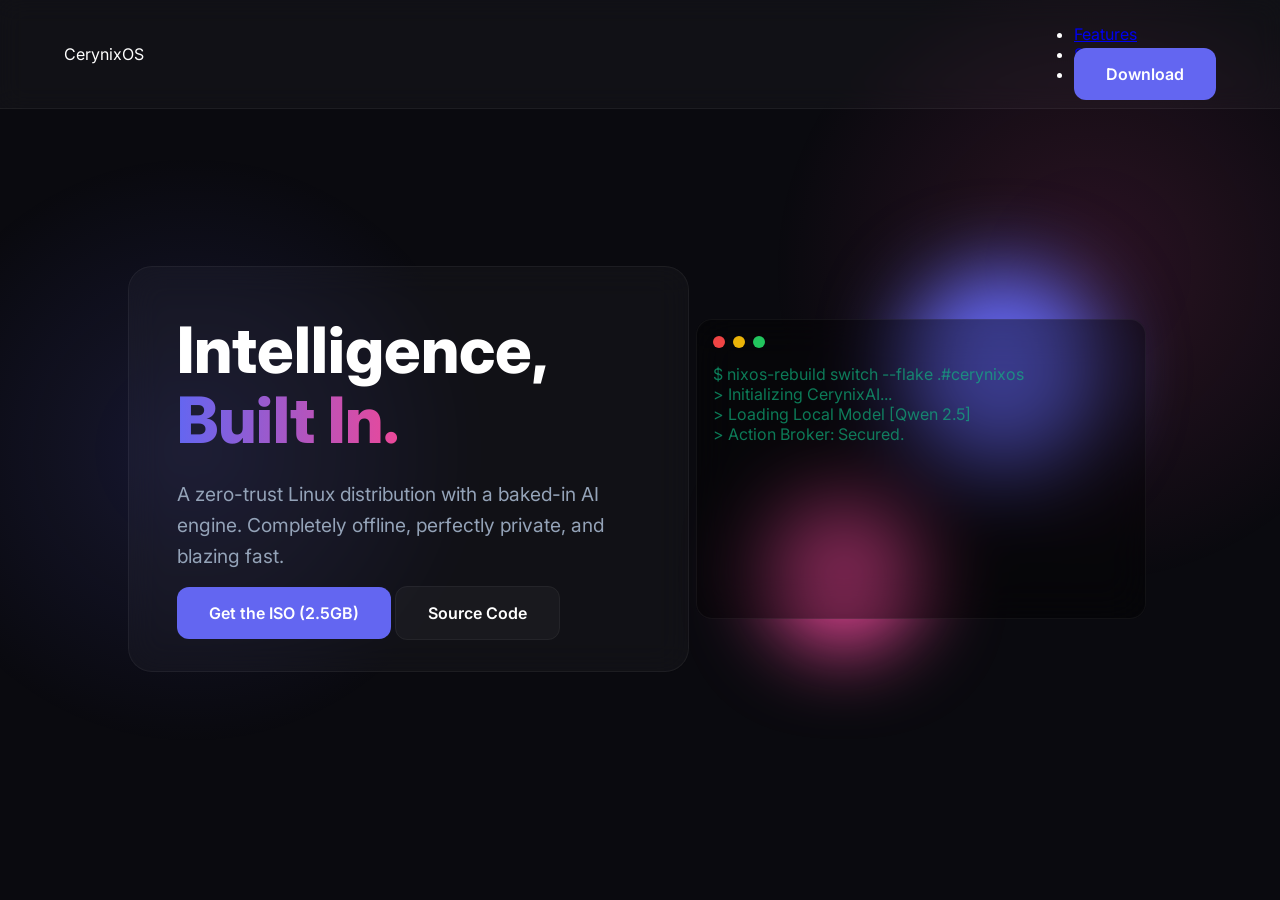
<file: website/index.html>
<!DOCTYPE html>
<html lang="en">
<head>
    <meta charset="UTF-8">
    <meta name="viewport" content="width=device-width, initial-scale=1.0">
    <title>CerynixOS - The Local-First AI Operating System</title>
    <link rel="stylesheet" href="styles.css">
    <link href="https://fonts.googleapis.com/css2?family=Inter:wght@300;400;600;800&display=swap" rel="stylesheet">
</head>
<body>
    <div class="background-mesh"></div>
    
    <nav class="glass-nav">
        <div class="logo">CerynixOS</div>
        <ul class="nav-links">
            <li><a href="#features">Features</a></li>
            <li><a href="#security">Security</a></li>
            <li><a href="#download" class="btn-primary">Download</a></li>
        </ul>
    </nav>

    <main>
        <section class="hero">
            <div class="hero-content glass-panel">
                <h1>Intelligence, <br><span class="gradient-text">Built In.</span></h1>
                <p>A zero-trust Linux distribution with a baked-in AI engine. Completely offline, perfectly private, and blazing fast.</p>
                <div class="hero-buttons">
                    <a href="#download" class="btn-primary glow-effect">Get the ISO (2.5GB)</a>
                    <a href="https://github.com/cerynixos" class="btn-secondary">Source Code</a>
                </div>
            </div>
            
            <div class="hero-visual">
                <div class="floating-orb orb-1"></div>
                <div class="floating-orb orb-2"></div>
                <div class="glass-terminal">
                    <div class="terminal-header">
                        <span class="dot red"></span>
                        <span class="dot yellow"></span>
                        <span class="dot green"></span>
                    </div>
                    <div class="terminal-body" id="terminal-typing">
                        $ nixos-rebuild switch --flake .#cerynixos
                        <br>> Initializing CerynixAI...
                        <br>> Loading Local Model [Qwen 2.5]
                        <br>> Action Broker: Secured.
                    </div>
                </div>
            </div>
        </section>
    </main>

    <script src="script.js"></script>
</body>
</html>
</file>
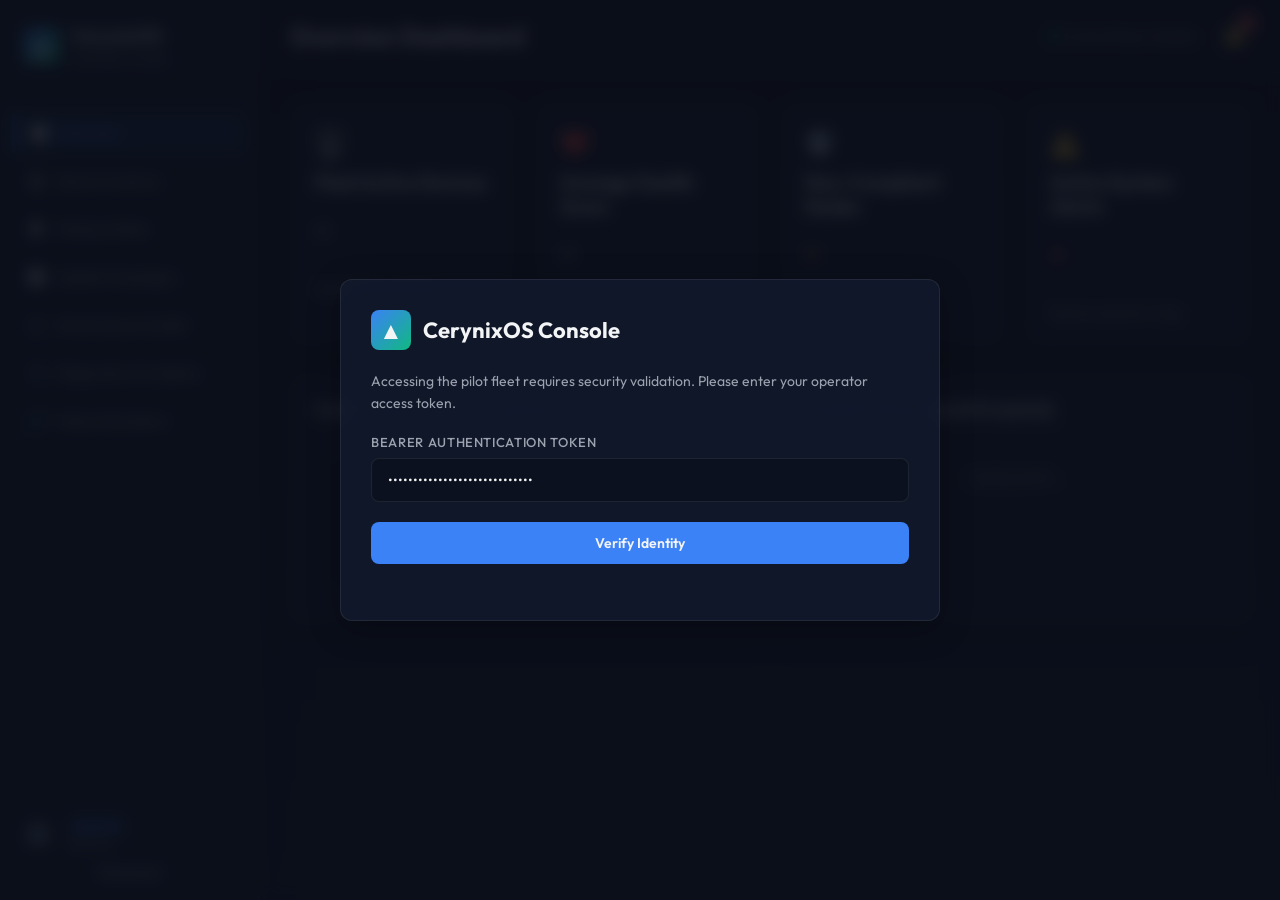
<file: control-plane/static/index.html>
<!DOCTYPE html>
<html lang="en">
<head>
    <meta charset="UTF-8">
    <meta name="viewport" content="width=device-width, initial-scale=1.0">
    <title>CerynixOS Fleet Control Console</title>
    <!-- Modern Premium Typography -->
    <link rel="preconnect" href="https://fonts.googleapis.com">
    <link rel="preconnect" href="https://fonts.gstatic.com" crossorigin>
    <link href="https://fonts.googleapis.com/css2?family=Outfit:wght@300;400;500;600;700;800&display=swap" rel="stylesheet">
    <link rel="stylesheet" href="styles.css">
</head>
<body>

    <!-- Auth Gating Token Modal -->
    <div id="auth-modal" class="modal-overlay">
        <div class="modal-card glassmorphic">
            <div class="brand-header">
                <span class="brand-logo">▲</span>
                <h2>CerynixOS Console</h2>
            </div>
            <p>Accessing the pilot fleet requires security validation. Please enter your operator access token.</p>
            <div class="form-group">
                <label for="token-input">Bearer Authentication Token</label>
                <input type="password" id="token-input" placeholder="token_cerynix_secret_key_..." value="token_cerynix_secret_key_2026">
            </div>
            <button id="auth-btn" class="btn-primary">Verify Identity</button>
            <div id="auth-error" class="error-msg"></div>
        </div>
    </div>

    <!-- Main Console Container -->
    <div id="console-layout" class="layout-hidden">
        
        <!-- Sidebar Navigation -->
        <aside class="sidebar glassmorphic">
            <div class="sidebar-brand">
                <span class="logo-icon">▲</span>
                <div class="logo-text">
                    <h1>CerynixOS</h1>
                    <span>CONTROL PLANE</span>
                </div>
            </div>
            
            <nav class="nav-menu">
                <a href="#" class="nav-item active" data-tab="overview">
                    <span class="icon">📊</span> Overview
                </a>
                <a href="#" class="nav-item" data-tab="inventory">
                    <span class="icon">🖥️</span> Device Inventory
                </a>
                <a href="#" class="nav-item" data-tab="policies">
                    <span class="icon">🛡️</span> Policies & Rules
                </a>
                <a href="#" class="nav-item" data-tab="updates">
                    <span class="icon">🔄</span> Update Campaigns
                </a>
                <a href="#" class="nav-item" data-tab="governance">
                    <span class="icon">⚖️</span> Governance & Audits
                </a>
                <a href="#" class="nav-item" data-tab="diagnostics">
                    <span class="icon">🩺</span> Diagnostics & Incidents
                </a>
                <a href="#" class="nav-item" data-tab="simulators">
                    <span class="icon">🧪</span> Failure Simulators
                </a>
            </nav>

            <div class="sidebar-footer">
                <div class="user-profile">
                    <div class="avatar">⚙️</div>
                    <div class="user-info">
                        <span id="role-badge" class="badge-role">Operator</span>
                        <span class="user-org">Pilot Org</span>
                    </div>
                </div>
                <button id="logout-btn" class="btn-text">Disconnect</button>
            </div>
        </aside>

        <!-- Main Content Area -->
        <main class="main-viewport">
            
            <!-- Top Dashboard Header -->
            <header class="app-header glassmorphic">
                <div class="header-left">
                    <h2 id="page-title">Overview Dashboard</h2>
                </div>
                <div class="header-right">
                    <div class="status-indicator">
                        <span class="pulse-green"></span>
                        <span class="status-label">Control Plane: Healthy</span>
                    </div>
                    <div class="alerts-pill cursor-pointer" onclick="switchTab('diagnostics')">
                        <span class="alert-icon">🔔</span>
                        <span id="alerts-count" class="alert-badge">0</span>
                    </div>
                </div>
            </header>

            <div id="content-container">
                
                <!-- Tab Section: Overview -->
                <section id="tab-overview" class="tab-pane active">
                    <!-- Metrics Row -->
                    <div class="metrics-grid">
                        <div class="metric-card glassmorphic hover-scale">
                            <span class="card-icon">🖥️</span>
                            <h3>Fleet Active Devices</h3>
                            <p id="metric-devices" class="metric-value">-</p>
                            <span class="metric-sub">Registered in inventory</span>
                        </div>
                        <div class="metric-card glassmorphic hover-scale">
                            <span class="card-icon">❤️</span>
                            <h3>Average Health Score</h3>
                            <p id="metric-health-score" class="metric-value">-</p>
                            <span class="metric-sub">Across reporting nodes</span>
                        </div>
                        <div class="metric-card glassmorphic hover-scale">
                            <span class="card-icon">🛡️</span>
                            <h3>Non-Compliant Nodes</h3>
                            <p id="metric-non-compliant" class="metric-value text-warning">-</p>
                            <span class="metric-sub">Failing posture baseline</span>
                        </div>
                        <div class="metric-card glassmorphic hover-scale">
                            <span class="card-icon">⚠️</span>
                            <h3>Active System Alerts</h3>
                            <p id="metric-active-alerts" class="metric-value text-critical">-</p>
                            <span class="metric-sub">Requires operator triage</span>
                        </div>
                    </div>

                    <!-- Layout splits -->
                    <div class="dashboard-split">
                        <!-- Left: Health State Distribution -->
                        <div class="content-block glassmorphic flex-1">
                            <h3>Fleet Health State Profile</h3>
                            <div class="health-breakdown-row">
                                <div class="health-breakdown-card border-green">
                                    <h4 class="text-green">Healthy</h4>
                                    <p id="health-pct-healthy" class="health-pct">-</p>
                                    <span id="health-count-healthy" class="health-sub">-</span>
                                </div>
                                <div class="health-breakdown-card border-yellow">
                                    <h4 class="text-yellow">Degraded</h4>
                                    <p id="health-pct-degraded" class="health-pct">-</p>
                                    <span id="health-count-degraded" class="health-sub">-</span>
                                </div>
                                <div class="health-breakdown-card border-red">
                                    <h4 class="text-red">Critical</h4>
                                    <p id="health-pct-critical" class="health-pct">-</p>
                                    <span id="health-count-critical" class="health-sub">-</span>
                                </div>
                            </div>
                        </div>

                        <!-- Right: Active Alert Rule Triggers -->
                        <div class="content-block glassmorphic flex-1">
                            <h3>Operational Alerts Queue</h3>
                            <div id="overview-alerts-list" class="alerts-scroll-container">
                                <div class="loading-placeholder">Loading alerts...</div>
                            </div>
                        </div>
                    </div>
                </section>

                <!-- Tab Section: Device Inventory -->
                <section id="tab-inventory" class="tab-pane">
                    <div class="action-bar">
                        <div class="search-box">
                            <input type="text" id="inventory-search" placeholder="Search by ID, model, tags...">
                            <button id="inventory-search-btn" class="btn-secondary">Search</button>
                        </div>
                        <div class="filter-controls">
                            <select id="inventory-filter-state">
                                <option value="">All States</option>
                                <option value="enrolled">Enrolled</option>
                                <option value="active">Active</option>
                                <option value="decommissioned">Decommissioned</option>
                            </select>
                            <select id="inventory-filter-channel">
                                <option value="">All Channels</option>
                                <option value="canary">Canary</option>
                                <option value="pilot">Pilot</option>
                                <option value="broad">Broad</option>
                                <option value="critical">Critical</option>
                            </select>
                        </div>
                    </div>

                    <div class="content-block glassmorphic">
                        <table class="data-table">
                            <thead>
                                <tr>
                                    <th>Device ID</th>
                                    <th>Model Name</th>
                                    <th>State</th>
                                    <th>Version</th>
                                    <th>Release Channel</th>
                                    <th>Tags</th>
                                    <th>Actions</th>
                                </tr>
                            </thead>
                            <tbody id="inventory-table-body">
                                <tr><td colspan="7" class="text-center">Loading devices...</td></tr>
                            </tbody>
                        </table>
                    </div>
                </section>

                <!-- Tab Section: Policies -->
                <section id="tab-policies" class="tab-pane">
                    <div class="dashboard-split align-start">
                        <!-- Left side: Policies list -->
                        <div class="content-block glassmorphic flex-1">
                            <div class="flex-row justify-between align-center margin-bottom-20">
                                <h3>Configuration Policies</h3>
                                <button id="new-policy-btn" class="btn-primary-sm">+ Create Policy</button>
                            </div>
                            <div id="policies-list-container" class="policies-list">
                                <div class="loading-placeholder">Loading policies...</div>
                            </div>
                        </div>

                        <!-- Right side: Assign policy -->
                        <div class="content-block glassmorphic flex-1">
                            <h3>Assign Policy to Targets</h3>
                            <form id="assign-policy-form" class="standard-form">
                                <div class="form-group">
                                    <label for="assign-policy-id">Select Policy</label>
                                    <select id="assign-policy-id" required>
                                        <option value="">Choose Policy...</option>
                                    </select>
                                </div>
                                <div class="form-group">
                                    <label for="assign-target-type">Target Type</label>
                                    <select id="assign-target-type" required>
                                        <option value="global">Global (Fleet-wide)</option>
                                        <option value="group">Group Assignment</option>
                                        <option value="device">Device Assignment</option>
                                    </select>
                                </div>
                                <div id="assign-target-val-container" class="form-group display-none">
                                    <label for="assign-target-val">Target Reference ID</label>
                                    <input type="text" id="assign-target-val" placeholder="group-id or device-id">
                                </div>
                                <button type="submit" class="btn-primary">Apply Policy Rules</button>
                                <div id="assign-status" class="success-msg"></div>
                            </form>
                        </div>
                    </div>
                </section>

                <!-- Tab Section: Update Campaigns -->
                <section id="tab-updates" class="tab-pane">
                    <div class="dashboard-split align-start">
                        <!-- Left side: Releases Catalog -->
                        <div class="content-block glassmorphic flex-1">
                            <h3>OS Release Packages catalog</h3>
                            <div id="updates-releases-container" class="releases-list">
                                <div class="loading-placeholder">Loading releases...</div>
                            </div>
                        </div>

                        <!-- Right side: Create Campaign -->
                        <div class="content-block glassmorphic flex-1">
                            <h3>Deploy Update Rollout Campaign</h3>
                            <form id="create-campaign-form" class="standard-form">
                                <div class="form-group">
                                    <label for="campaign-id">Campaign ID</label>
                                    <input type="text" id="campaign-id" placeholder="camp_rollout_v42" required>
                                </div>
                                <div class="form-group">
                                    <label for="campaign-release">Release Version</label>
                                    <select id="campaign-release" required>
                                        <option value="">Select Release...</option>
                                    </select>
                                </div>
                                <div class="form-group">
                                    <label for="campaign-channel">Release Channel</label>
                                    <select id="campaign-channel" required>
                                        <option value="canary">Canary</option>
                                        <option value="pilot">Pilot</option>
                                        <option value="broad">Broad</option>
                                        <option value="critical">Critical</option>
                                    </select>
                                </div>
                                <div class="form-group">
                                    <label for="campaign-stages">Rollout Strategy</label>
                                    <select id="campaign-stages" required>
                                        <option value="immediate">Immediate Broad Rollout (1 stage)</option>
                                        <option value="progressive">Stateless Progressive (3 stages: 10%, 35%, 100%)</option>
                                    </select>
                                </div>
                                <button type="submit" class="btn-primary">Initiate Campaign</button>
                                <div id="campaign-create-status" class="success-msg"></div>
                            </form>
                        </div>
                    </div>

                    <!-- Active Rollout campaigns list -->
                    <div class="content-block glassmorphic margin-top-20">
                        <h3>Active Rollout Campaigns</h3>
                        <div id="campaigns-grid-container" class="campaigns-grid">
                            <div class="loading-placeholder">Loading update campaigns...</div>
                        </div>
                    </div>
                </section>

                <!-- Tab Section: Governance & Compliance -->
                <section id="tab-governance" class="tab-pane">
                    <div class="dashboard-split align-start">
                        <!-- Left side: Cryptographic verify ledger -->
                        <div class="content-block glassmorphic flex-1">
                            <h3>Cryptographic Audit Chain Tamper-Evidence</h3>
                            <p>Verify that the chained log ledger is integrated, cryptographic signature chains match chronological hashes, and no unauthorized modifications exist.</p>
                            <button id="verify-audit-btn" class="btn-primary margin-top-10">Run Cryptographic Check</button>
                            <div id="verify-audit-result" class="verify-result-card border-none display-none">
                                <div class="flex-row align-center justify-between">
                                    <h4 id="verify-status-text">Status: Checking...</h4>
                                    <span id="verify-status-indicator" class="pulse-green"></span>
                                </div>
                                <p id="verify-status-msg" class="margin-top-10"></p>
                                <pre id="verify-status-raw" class="raw-code"></pre>
                            </div>
                        </div>

                        <!-- Right side: Evidence exports -->
                        <div class="content-block glassmorphic flex-1">
                            <h3>Audit Compliance Evidence Archives</h3>
                            <p>Download signed JSON tables evidence packages mapping fleet states, release configurations, and cryptographic ledgers for compliance officers review.</p>
                            <div class="exports-grid margin-top-20">
                                <button onclick="triggerEvidenceExport('inventory')" class="btn-secondary">📦 Export Device Inventory</button>
                                <button onclick="triggerEvidenceExport('updates')" class="btn-secondary">🔄 Export Update Statuses</button>
                                <button onclick="triggerEvidenceExport('policies')" class="btn-secondary">🛡️ Export Configurations Policies</button>
                                <button onclick="triggerEvidenceExport('audit')" class="btn-secondary">⚖️ Export Audit Ledger Logs</button>
                            </div>
                            <div id="export-status" class="success-msg"></div>
                            <pre id="export-viewer" class="raw-code display-none"></pre>
                        </div>
                    </div>
                </section>

                <!-- Tab Section: Diagnostics & Incidents -->
                <section id="tab-diagnostics" class="tab-pane">
                    <div class="dashboard-split align-start">
                        <!-- Left Side: Incidents CRM -->
                        <div class="content-block glassmorphic flex-1">
                            <div class="flex-row justify-between align-center margin-bottom-20">
                                <h3>Fleet Operational Incidents</h3>
                                <button id="new-incident-btn" class="btn-primary-sm">+ Open Ticket</button>
                            </div>
                            <div id="incidents-list-container" class="incidents-list">
                                <div class="loading-placeholder">Loading incidents...</div>
                            </div>
                        </div>

                        <!-- Right Side: Diagnostics Console execution terminal -->
                        <div class="content-block glassmorphic flex-1">
                            <h3>Remote Diagnostics Command Terminal</h3>
                            <div class="form-group">
                                <label for="diag-target-device">Select Device ID</label>
                                <select id="diag-target-device" required>
                                    <option value="">Select Reporting Device...</option>
                                </select>
                            </div>
                            <div class="terminal-shell margin-top-20">
                                <div class="terminal-header">
                                    <span class="terminal-circle red"></span>
                                    <span class="terminal-circle yellow"></span>
                                    <span class="terminal-circle green"></span>
                                    <span class="terminal-title">cerynix-diag-terminal@control-plane</span>
                                </div>
                                <div id="terminal-stdout" class="terminal-stdout-scroll">
                                    Welcome to CerynixOS developer remote execution terminal.<br>
                                    Select a device and select a command to schedule task...
                                </div>
                                <div class="terminal-input-bar">
                                    <span class="terminal-prompt">$</span>
                                    <select id="terminal-command-select" class="terminal-select">
                                        <option value="">Select execution tool...</option>
                                        <option value="reboot">reboot</option>
                                        <option value="systemctl status cerynix-base">systemctl status cerynix-base</option>
                                        <option value="journalctl -n 20">journalctl -n 20</option>
                                        <option value="cerynix-diag --audit">cerynix-diag --audit</option>
                                    </select>
                                    <button id="terminal-execute-btn" class="btn-terminal">Send Task</button>
                                </div>
                            </div>
                        </div>
                    </div>

                    <!-- Support Bundles manifesting list -->
                    <div class="content-block glassmorphic margin-top-20">
                        <h3>Diagnostic Support Packages Manifests</h3>
                        <table class="data-table">
                            <thead>
                                <tr>
                                    <th>Bundle ID</th>
                                    <th>Device ID</th>
                                    <th>Uploaded At</th>
                                    <th>Size (Bytes)</th>
                                    <th>Trigger Reason</th>
                                    <th>Redacted</th>
                                    <th>Download URL</th>
                                </tr>
                            </thead>
                            <tbody id="support-bundles-table-body">
                                <tr><td colspan="7" class="text-center">Loading support packages...</td></tr>
                            </tbody>
                        </table>
                    </div>
                </section>

                <!-- Tab Section: Simulators -->
                <section id="tab-simulators" class="tab-pane">
                    <div class="content-block glassmorphic">
                        <h3>Operational Validation: Synthetic Failure Injector</h3>
                        <p>Simulate hardware resource degradation and daemon failures on device nodes to validate alerting rules and helpdesk support pipelines.</p>
                        
                        <form id="simulate-failure-form" class="standard-form max-width-600 margin-top-20">
                            <div class="form-group">
                                <label for="sim-device-id">Target Device</label>
                                <select id="sim-device-id" required>
                                    <option value="">Select Device to Fail...</option>
                                </select>
                            </div>
                            <div class="form-group">
                                <label for="sim-failure-type">Failure Signature</label>
                                <select id="sim-failure-type" required>
                                    <option value="cpu_spike">🚨 CPU Spike Simulation (score drops to 45, CPU state "critical")</option>
                                    <option value="memory_leak">🚨 Memory Leak Simulation (score drops to 50, Memory state "critical")</option>
                                    <option value="service_crash">🚨 System Service Crash Simulation (score drops to 30, Services state "critical")</option>
                                </select>
                            </div>
                            <button type="submit" class="btn-primary">Inject Failure Signature</button>
                            <div id="sim-status" class="success-msg"></div>
                        </form>
                    </div>
                </section>

            </div>
        </main>
    </div>

    <!-- Modal Form: New Policy -->
    <div id="modal-policy" class="modal-overlay display-none">
        <div class="modal-card glassmorphic">
            <h3>Create Configuration Policy</h3>
            <form id="new-policy-form" class="standard-form">
                <div class="form-group">
                    <label for="policy-id-input">Policy ID</label>
                    <input type="text" id="policy-id-input" placeholder="pol_dev_workstation" required>
                </div>
                <div class="form-group">
                    <label for="policy-rules-input">Policy Rules (JSON Format)</label>
                    <textarea id="policy-rules-input" rows="8" placeholder='{
  "allowed_tools": ["systemctl status", "cerynix-diag"],
  "approval_mode": "ask_before_act"
}' required></textarea>
                </div>
                <div class="flex-row gap-10 justify-end">
                    <button type="button" onclick="closeModal('modal-policy')" class="btn-secondary">Cancel</button>
                    <button type="submit" class="btn-primary">Save Policy Rules</button>
                </div>
                <div id="policy-create-status" class="success-msg"></div>
            </form>
        </div>
    </div>

    <!-- Modal Form: New Incident -->
    <div id="modal-incident" class="modal-overlay display-none">
        <div class="modal-card glassmorphic">
            <h3>Open Fleet Incident Ticket</h3>
            <form id="new-incident-form" class="standard-form">
                <div class="form-group">
                    <label for="incident-id-input">Incident ID</label>
                    <input type="text" id="incident-id-input" placeholder="inc_dev_workstation_1" required>
                </div>
                <div class="form-group">
                    <label for="incident-device-input">Device Reference ID</label>
                    <select id="incident-device-input" required>
                        <option value="">Select Device...</option>
                    </select>
                </div>
                <div class="form-group">
                    <label for="incident-title-input">Ticket Summary</label>
                    <input type="text" id="incident-title-input" placeholder="High CPU utilization degraded alert" required>
                </div>
                <div class="form-group">
                    <label for="incident-desc-input">Detailed Description</label>
                    <textarea id="incident-desc-input" rows="4" placeholder="Optional details..."></textarea>
                </div>
                <div class="form-group">
                    <label for="incident-severity-input">Severity</label>
                    <select id="incident-severity-input" required>
                        <option value="low">Low</option>
                        <option value="medium" selected>Medium</option>
                        <option value="high">High</option>
                        <option value="critical">Critical</option>
                    </select>
                </div>
                <div class="flex-row gap-10 justify-end">
                    <button type="button" onclick="closeModal('modal-incident')" class="btn-secondary">Cancel</button>
                    <button type="submit" class="btn-primary">Open Ticket</button>
                </div>
            </form>
        </div>
    </div>

    <script src="app.js"></script>
</body>
</html>
</file>
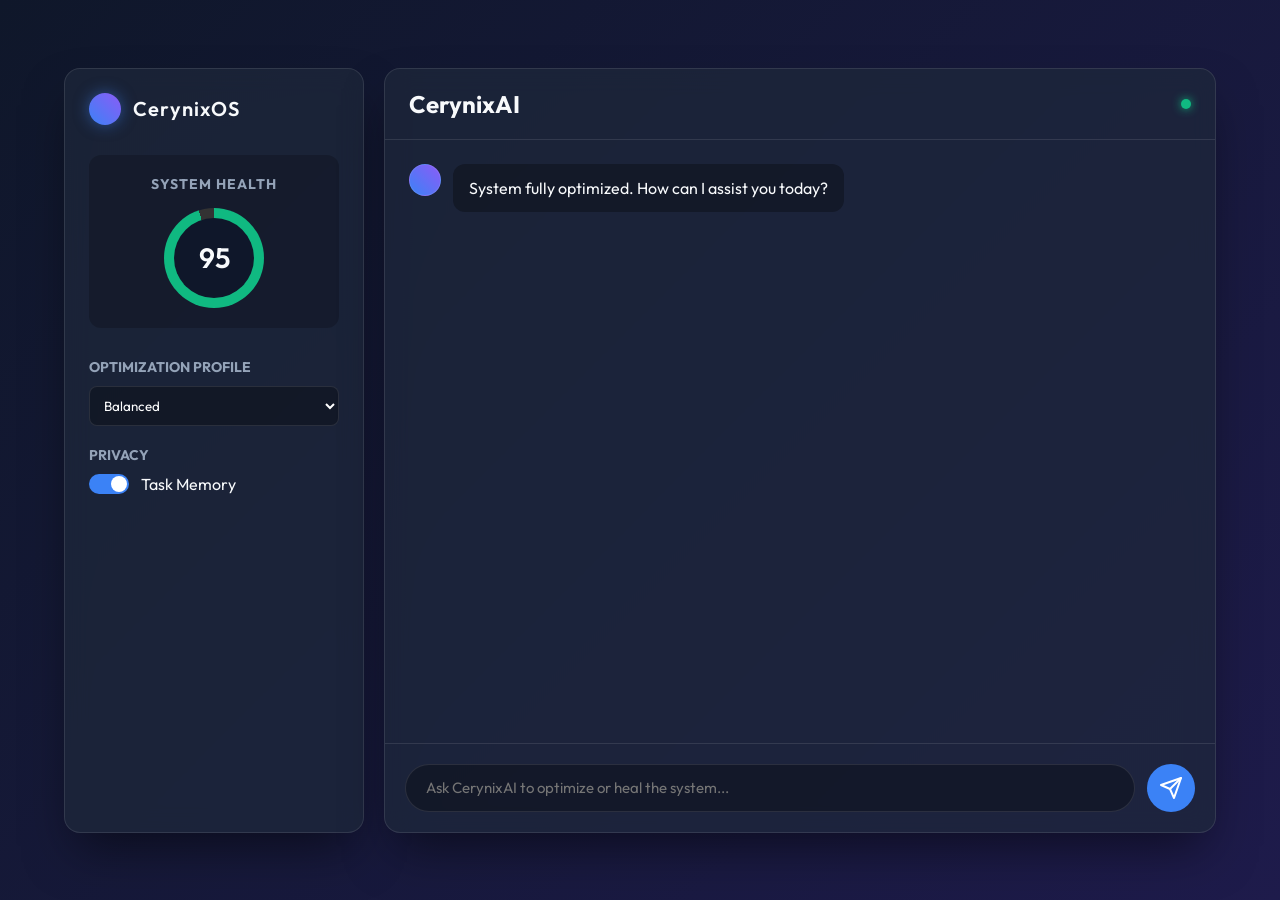
<file: modules/desktop/ui/index.html>
<!DOCTYPE html>
<html lang="en">
<head>
    <meta charset="UTF-8">
    <meta name="viewport" content="width=device-width, initial-scale=1.0">
    <title>CerynixAI Overlay</title>
    <link rel="stylesheet" href="index.css">
    <!-- Using Google Fonts for a modern, sleek look -->
    <link href="https://fonts.googleapis.com/css2?family=Outfit:wght@300;400;600&family=JetBrains+Mono&display=swap" rel="stylesheet">
</head>
<body>
    <div class="overlay-container">
        <!-- Sidebar: Optimization & Health -->
        <aside class="sidebar glass-panel">
            <div class="branding">
                <div class="logo-circle"></div>
                <h1>CerynixOS</h1>
            </div>
            
            <div class="metrics-card">
                <h3>System Health</h3>
                <div class="score-ring">
                    <span id="healthScore">95</span>
                </div>
            </div>

            <div class="dashboard-controls">
                <h3>Optimization Profile</h3>
                <select id="profileSelect" class="styled-select">
                    <option value="balanced">Balanced</option>
                    <option value="performance">Performance</option>
                    <option value="battery_saver">Battery Saver</option>
                    <option value="coding">Coding Mode</option>
                </select>
                
                <h3>Privacy</h3>
                <label class="toggle">
                    <input type="checkbox" checked>
                    <span class="slider"></span>
                    <span class="toggle-label">Task Memory</span>
                </label>
            </div>
        </aside>

        <!-- Main Chat Interface -->
        <main class="chat-interface glass-panel">
            <header class="chat-header">
                <h2>CerynixAI</h2>
                <div class="status-indicator online"></div>
            </header>
            
            <div class="chat-history" id="chatHistory">
                <div class="message assistant">
                    <div class="avatar"></div>
                    <div class="bubble">System fully optimized. How can I assist you today?</div>
                </div>
            </div>

            <div class="chat-input-area">
                <input type="text" id="userInput" placeholder="Ask CerynixAI to optimize or heal the system..." autocomplete="off">
                <button id="sendBtn">
                    <svg viewBox="0 0 24 24" width="24" height="24" stroke="currentColor" stroke-width="2" fill="none" stroke-linecap="round" stroke-linejoin="round"><line x1="22" y1="2" x2="11" y2="13"></line><polygon points="22 2 15 22 11 13 2 9 22 2"></polygon></svg>
                </button>
            </div>
        </main>

        <!-- Action Confirmation Modal -->
        <div class="modal hidden" id="actionModal">
            <div class="modal-content glass-panel">
                <h3>⚠️ Action Required</h3>
                <p>CerynixAI wants to run a privileged command:</p>
                <code id="modalCommand">nixos-rebuild switch</code>
                <div class="modal-actions">
                    <button class="btn btn-deny" id="modalDeny">Deny</button>
                    <button class="btn btn-approve" id="modalApprove">Approve</button>
                </div>
            </div>
        </div>
    </div>
    <script src="app.js"></script>
</body>
</html>
</file>
<file: website/styles.css>
:root {
    --bg-dark: #0a0a0f;
    --text-light: #ffffff;
    --accent-primary: #6366f1;
    --accent-secondary: #ec4899;
    --glass-bg: rgba(255, 255, 255, 0.03);
    --glass-border: rgba(255, 255, 255, 0.05);
}

* {
    margin: 0;
    padding: 0;
    box-sizing: border-box;
    font-family: 'Inter', sans-serif;
}

body {
    background-color: var(--bg-dark);
    color: var(--text-light);
    overflow-x: hidden;
    min-height: 100vh;
}

.background-mesh {
    position: fixed;
    top: 0; left: 0; width: 100vw; height: 100vh;
    background: 
        radial-gradient(circle at 15% 50%, rgba(99, 102, 241, 0.15), transparent 25%),
        radial-gradient(circle at 85% 30%, rgba(236, 72, 153, 0.15), transparent 25%);
    z-index: -1;
}

/* Glassmorphism Classes */
.glass-nav {
    display: flex;
    justify-content: space-between;
    align-items: center;
    padding: 1.5rem 5%;
    background: var(--glass-bg);
    backdrop-filter: blur(12px);
    border-bottom: 1px solid var(--glass-border);
    position: sticky;
    top: 0;
    z-index: 100;
}

.glass-panel {
    background: var(--glass-bg);
    backdrop-filter: blur(16px);
    border: 1px solid var(--glass-border);
    border-radius: 24px;
    padding: 3rem;
}

/* Typography */
.gradient-text {
    background: linear-gradient(to right, var(--accent-primary), var(--accent-secondary));
    -webkit-background-clip: text;
    color: transparent;
}

h1 {
    font-size: 4rem;
    font-weight: 800;
    line-height: 1.1;
    margin-bottom: 1.5rem;
}

p {
    font-size: 1.2rem;
    color: #94a3b8;
    margin-bottom: 2rem;
    line-height: 1.6;
}

/* Buttons */
.btn-primary, .btn-secondary {
    padding: 1rem 2rem;
    border-radius: 12px;
    text-decoration: none;
    font-weight: 600;
    transition: all 0.3s ease;
}

.btn-primary {
    background: var(--accent-primary);
    color: white;
}

.btn-secondary {
    background: var(--glass-bg);
    color: white;
    border: 1px solid var(--glass-border);
}

.btn-primary:hover {
    transform: translateY(-2px);
    box-shadow: 0 10px 20px rgba(99, 102, 241, 0.3);
}

.btn-secondary:hover {
    background: rgba(255, 255, 255, 0.1);
}

/* Hero Section */
.hero {
    display: flex;
    align-items: center;
    justify-content: space-between;
    padding: 5rem 10%;
    min-height: 80vh;
}

.hero-content {
    flex: 1;
    max-width: 600px;
}

.hero-visual {
    flex: 1;
    position: relative;
    display: flex;
    justify-content: center;
}

/* Terminal Animation */
.glass-terminal {
    width: 450px;
    height: 300px;
    background: rgba(0, 0, 0, 0.4);
    backdrop-filter: blur(20px);
    border: 1px solid var(--glass-border);
    border-radius: 16px;
    padding: 1rem;
    font-family: monospace;
    color: #10b981;
    z-index: 2;
}

.terminal-header {
    display: flex;
    gap: 8px;
    margin-bottom: 1rem;
}

.dot {
    width: 12px; height: 12px; border-radius: 50%;
}
.red { background: #ef4444; }
.yellow { background: #eab308; }
.green { background: #22c55e; }

/* Orbs */
.floating-orb {
    position: absolute;
    border-radius: 50%;
    filter: blur(40px);
    animation: float 6s ease-in-out infinite;
    z-index: 1;
}

.orb-1 {
    width: 200px; height: 200px;
    background: var(--accent-primary);
    top: -50px; right: 50px;
}

.orb-2 {
    width: 150px; height: 150px;
    background: var(--accent-secondary);
    bottom: -30px; left: 80px;
    animation-delay: -3s;
}

@keyframes float {
    0% { transform: translateY(0px); }
    50% { transform: translateY(-20px); }
    100% { transform: translateY(0px); }
}
</file>
<file: control-plane/static/styles.css>
/* CerynixOS Modern Dark Design System CSS Variables */
:root {
    --bg-main: #0B0F19;
    --bg-sidebar: #101626;
    --card-bg: rgba(21, 30, 51, 0.65);
    --border-color: rgba(255, 255, 255, 0.08);
    
    --primary: #3B82F6;
    --primary-hover: #2563EB;
    --primary-glow: rgba(59, 130, 246, 0.35);
    
    --green: #10B981;
    --green-glow: rgba(16, 185, 129, 0.25);
    --yellow: #F59E0B;
    --yellow-glow: rgba(245, 158, 11, 0.25);
    --red: #EF4444;
    --red-glow: rgba(239, 68, 68, 0.25);
    
    --text-main: #F3F4F6;
    --text-muted: #9CA3AF;
    --text-dark: #1F2937;
    
    --glass-blur: blur(12px);
    --transition: all 0.3s cubic-bezier(0.4, 0, 0.2, 1);
}

/* Global Reset */
* {
    margin: 0;
    padding: 0;
    box-sizing: border-box;
}

body {
    font-family: 'Outfit', -apple-system, BlinkMacSystemFont, "Segoe UI", Roboto, sans-serif;
    background-color: var(--bg-main);
    color: var(--text-main);
    overflow: hidden;
    height: 100vh;
}

/* Glassmorphism utility card */
.glassmorphic {
    background: var(--card-bg);
    backdrop-filter: var(--glass-blur);
    -webkit-backdrop-filter: var(--glass-blur);
    border: 1px solid var(--border-color);
    border-radius: 12px;
    box-shadow: 0 8px 32px 0 rgba(0, 0, 0, 0.3);
}

/* Scrollbar styles */
::-webkit-scrollbar {
    width: 6px;
    height: 6px;
}
::-webkit-scrollbar-track {
    background: rgba(0, 0, 0, 0.1);
}
::-webkit-scrollbar-thumb {
    background: rgba(255, 255, 255, 0.15);
    border-radius: 3px;
}
::-webkit-scrollbar-thumb:hover {
    background: rgba(255, 255, 255, 0.25);
}

/* Auth Gating Modal Layout */
.modal-overlay {
    position: fixed;
    top: 0;
    left: 0;
    width: 100%;
    height: 100%;
    background: rgba(11, 15, 25, 0.85);
    backdrop-filter: blur(8px);
    z-index: 1000;
    display: flex;
    align-items: center;
    justify-content: center;
    transition: var(--transition);
}

.modal-card {
    width: 90%;
    max-width: 480px;
    padding: 30px;
    animation: zoomIn 0.3s cubic-bezier(0.34, 1.56, 0.64, 1);
}

@keyframes zoomIn {
    from { transform: scale(0.9); opacity: 0; }
    to { transform: scale(1); opacity: 1; }
}

.brand-header {
    display: flex;
    align-items: center;
    gap: 12px;
    margin-bottom: 20px;
}

.brand-logo {
    background: linear-gradient(135deg, var(--primary), var(--green));
    color: var(--text-main);
    font-size: 24px;
    width: 40px;
    height: 40px;
    display: flex;
    align-items: center;
    justify-content: center;
    border-radius: 8px;
}

.brand-header h2 {
    font-weight: 700;
    font-size: 22px;
}

p {
    color: var(--text-muted);
    font-size: 14px;
    line-height: 1.6;
    margin-bottom: 20px;
}

/* Form Styles */
.form-group {
    margin-bottom: 20px;
}

label {
    display: block;
    font-size: 13px;
    font-weight: 500;
    text-transform: uppercase;
    letter-spacing: 0.05em;
    color: var(--text-muted);
    margin-bottom: 8px;
}

input[type="text"], input[type="password"], textarea, select {
    width: 100%;
    background: rgba(0, 0, 0, 0.25);
    border: 1px solid var(--border-color);
    color: var(--text-main);
    padding: 12px 16px;
    font-family: inherit;
    font-size: 14px;
    border-radius: 8px;
    outline: none;
    transition: var(--transition);
}

input:focus, textarea:focus, select:focus {
    border-color: var(--primary);
    box-shadow: 0 0 10px var(--primary-glow);
}

/* Button Styles */
button {
    cursor: pointer;
    font-family: inherit;
    font-size: 14px;
    font-weight: 600;
    border-radius: 8px;
    border: none;
    outline: none;
    transition: var(--transition);
}

.btn-primary {
    background: var(--primary);
    color: var(--text-main);
    padding: 12px 24px;
    width: 100%;
}
.btn-primary:hover {
    background: var(--primary-hover);
    box-shadow: 0 0 15px var(--primary-glow);
}

.btn-secondary {
    background: rgba(255, 255, 255, 0.08);
    color: var(--text-main);
    padding: 12px 20px;
}
.btn-secondary:hover {
    background: rgba(255, 255, 255, 0.15);
}

.btn-primary-sm {
    background: var(--primary);
    color: var(--text-main);
    padding: 8px 16px;
}
.btn-primary-sm:hover {
    background: var(--primary-hover);
}

.btn-text {
    background: transparent;
    color: var(--text-muted);
    font-size: 13px;
}
.btn-text:hover {
    color: var(--text-main);
}

/* Layout Hidden Utilities */
.display-none { display: none !important; }
.layout-hidden { display: none; }

/* Dashboard layout grid */
#console-layout {
    display: flex;
    height: 100vh;
    width: 100%;
}

.sidebar {
    width: 260px;
    height: 100%;
    display: flex;
    flex-direction: column;
    border-radius: 0;
    border-top: none;
    border-bottom: none;
    border-left: none;
    background: var(--bg-sidebar);
}

.sidebar-brand {
    padding: 24px;
    display: flex;
    align-items: center;
    gap: 12px;
    border-bottom: 1px solid var(--border-color);
}

.logo-icon {
    font-size: 24px;
    background: linear-gradient(135deg, var(--primary), var(--green));
    color: var(--text-main);
    width: 36px;
    height: 36px;
    display: flex;
    align-items: center;
    justify-content: center;
    border-radius: 6px;
}

.logo-text h1 {
    font-size: 18px;
    font-weight: 700;
}
.logo-text span {
    font-size: 10px;
    font-weight: 600;
    letter-spacing: 0.1em;
    color: var(--text-muted);
}

.nav-menu {
    padding: 20px 12px;
    flex: 1;
    display: flex;
    flex-direction: column;
    gap: 6px;
}

.nav-item {
    display: flex;
    align-items: center;
    gap: 12px;
    padding: 12px 16px;
    color: var(--text-muted);
    text-decoration: none;
    font-size: 14px;
    font-weight: 500;
    border-radius: 8px;
    transition: var(--transition);
}

.nav-item:hover {
    background: rgba(255, 255, 255, 0.03);
    color: var(--text-main);
}

.nav-item.active {
    background: rgba(59, 130, 246, 0.15);
    color: var(--primary);
    border-left: 3px solid var(--primary);
    border-radius: 4px 8px 8px 4px;
}

.sidebar-footer {
    padding: 20px;
    border-top: 1px solid var(--border-color);
    display: flex;
    flex-direction: column;
    gap: 12px;
}

.user-profile {
    display: flex;
    align-items: center;
    gap: 12px;
}

.avatar {
    width: 36px;
    height: 36px;
    background: rgba(255, 255, 255, 0.05);
    border-radius: 50%;
    display: flex;
    align-items: center;
    justify-content: center;
    font-size: 16px;
}

.user-info {
    display: flex;
    flex-direction: column;
}

.badge-role {
    font-size: 11px;
    font-weight: 600;
    background: rgba(59, 130, 246, 0.2);
    color: var(--primary);
    padding: 2px 6px;
    border-radius: 4px;
    width: fit-content;
}

.user-org {
    font-size: 11px;
    color: var(--text-muted);
    margin-top: 2px;
}

/* Viewport panel */
.main-viewport {
    flex: 1;
    display: flex;
    flex-direction: column;
    height: 100%;
    overflow-y: auto;
    background: linear-gradient(180deg, var(--bg-main) 0%, #0d1527 100%);
}

.app-header {
    padding: 20px 30px;
    display: flex;
    align-items: center;
    justify-content: space-between;
    border-radius: 0;
    border-top: none;
    border-left: none;
    border-right: none;
    background: rgba(16, 22, 38, 0.4);
}

.header-right {
    display: flex;
    align-items: center;
    gap: 20px;
}

.status-indicator {
    display: flex;
    align-items: center;
    gap: 8px;
    font-size: 13px;
    color: var(--text-muted);
}

.pulse-green {
    width: 8px;
    height: 8px;
    background: var(--green);
    border-radius: 50%;
    box-shadow: 0 0 10px var(--green-glow);
    animation: pulse 2s infinite;
}

@keyframes pulse {
    0% { transform: scale(0.95); box-shadow: 0 0 0 0 rgba(16, 185, 129, 0.7); }
    70% { transform: scale(1); box-shadow: 0 0 0 8px rgba(16, 185, 129, 0); }
    100% { transform: scale(0.95); box-shadow: 0 0 0 0 rgba(16, 185, 129, 0); }
}

.alerts-pill {
    position: relative;
    padding: 6px;
    border-radius: 50%;
    background: rgba(255, 255, 255, 0.05);
    display: flex;
    align-items: center;
    justify-content: center;
    transition: var(--transition);
}

.alerts-pill:hover {
    background: rgba(255, 255, 255, 0.1);
}

.alert-badge {
    position: absolute;
    top: -5px;
    right: -5px;
    background: var(--red);
    color: var(--text-main);
    font-size: 10px;
    font-weight: 700;
    width: 16px;
    height: 16px;
    display: flex;
    align-items: center;
    justify-content: center;
    border-radius: 50%;
    box-shadow: 0 0 8px var(--red-glow);
}

/* Content tabs container */
#content-container {
    padding: 30px;
    flex: 1;
    overflow-y: auto;
}

.tab-pane {
    display: none;
    flex-direction: column;
    gap: 30px;
    animation: fadeIn 0.4s ease;
}

.tab-pane.active {
    display: flex;
}

@keyframes fadeIn {
    from { opacity: 0; transform: translateY(8px); }
    to { opacity: 1; transform: translateY(0); }
}

/* Metrics Dashboard */
.metrics-grid {
    display: grid;
    grid-template-columns: repeat(auto-fit, minmax(220px, 1fr));
    gap: 20px;
}

.metric-card {
    padding: 24px;
    display: flex;
    flex-direction: column;
    gap: 8px;
}

.card-icon {
    font-size: 24px;
    margin-bottom: 4px;
}

.metric-value {
    font-size: 32px;
    font-weight: 800;
    letter-spacing: -0.02em;
}

.metric-sub {
    font-size: 12px;
    color: var(--text-muted);
}

.hover-scale {
    transition: var(--transition);
}
.hover-scale:hover {
    transform: translateY(-4px);
    border-color: rgba(255, 255, 255, 0.15);
}

/* Splits columns layouts */
.dashboard-split {
    display: flex;
    gap: 24px;
    flex-wrap: wrap;
}

.align-start { align-items: flex-start; }

.flex-1 { flex: 1; min-width: 320px; }

.content-block {
    padding: 24px;
    display: flex;
    flex-direction: column;
    gap: 16px;
}

.content-block h3 {
    font-size: 16px;
    font-weight: 600;
    text-transform: uppercase;
    letter-spacing: 0.05em;
    border-bottom: 1px solid var(--border-color);
    padding-bottom: 12px;
}

/* Health state card breakdowns */
.health-breakdown-row {
    display: flex;
    gap: 16px;
    width: 100%;
}

.health-breakdown-card {
    flex: 1;
    padding: 20px;
    border: 1px solid var(--border-color);
    border-radius: 8px;
    background: rgba(0, 0, 0, 0.15);
    display: flex;
    flex-direction: column;
    align-items: center;
    gap: 4px;
}

.border-green { border-color: rgba(16, 185, 129, 0.3); }
.border-yellow { border-color: rgba(245, 158, 11, 0.3); }
.border-red { border-color: rgba(239, 68, 68, 0.3); }

.health-pct {
    font-size: 28px;
    font-weight: 800;
}
.health-sub {
    font-size: 11px;
    color: var(--text-muted);
}

.text-green { color: var(--green); }
.text-yellow { color: var(--yellow); }
.text-red { color: var(--red); }
.text-warning { color: var(--yellow); }
.text-critical { color: var(--red); }

/* Alert Lists queue scroll layout */
.alerts-scroll-container {
    max-height: 280px;
    overflow-y: auto;
    display: flex;
    flex-direction: column;
    gap: 10px;
}

.alert-item {
    padding: 12px 16px;
    border-radius: 8px;
    background: rgba(0, 0, 0, 0.2);
    border-left: 4px solid var(--border-color);
    display: flex;
    flex-direction: column;
    gap: 4px;
}

.alert-item.critical { border-left-color: var(--red); }
.alert-item.high { border-left-color: var(--red); }
.alert-item.warning { border-left-color: var(--yellow); }

.alert-header {
    display: flex;
    justify-content: space-between;
    align-items: center;
}

.alert-title {
    font-size: 13px;
    font-weight: 700;
    text-transform: uppercase;
}

.alert-time {
    font-size: 10px;
    color: var(--text-muted);
}

.alert-msg {
    font-size: 13px;
    color: var(--text-main);
}

/* Action Controls Bar */
.action-bar {
    display: flex;
    justify-content: space-between;
    gap: 16px;
    flex-wrap: wrap;
}

.search-box {
    display: flex;
    gap: 10px;
    flex: 1;
    max-width: 480px;
}

.btn-secondary {
    padding: 10px 16px;
}

.filter-controls {
    display: flex;
    gap: 10px;
}

.filter-controls select {
    width: auto;
}

/* Data Tables */
.data-table {
    width: 100%;
    border-collapse: collapse;
    font-size: 14px;
}

.data-table th, .data-table td {
    padding: 14px 16px;
    text-align: left;
    border-bottom: 1px solid var(--border-color);
}

.data-table th {
    font-weight: 600;
    color: var(--text-muted);
    background: rgba(0, 0, 0, 0.15);
}

.data-table tbody tr:hover {
    background: rgba(255, 255, 255, 0.02);
}

.badge-state {
    font-size: 11px;
    font-weight: 600;
    padding: 3px 8px;
    border-radius: 12px;
}

.badge-state.active { background: rgba(16, 185, 129, 0.15); color: var(--green); }
.badge-state.enrolled { background: rgba(59, 130, 246, 0.15); color: var(--primary); }
.badge-state.decommissioned { background: rgba(255, 255, 255, 0.1); color: var(--text-muted); }

.tag {
    font-size: 11px;
    background: rgba(255, 255, 255, 0.05);
    border: 1px solid var(--border-color);
    padding: 2px 6px;
    border-radius: 4px;
    margin-right: 4px;
    color: var(--text-muted);
}

.btn-action {
    background: transparent;
    color: var(--primary);
    font-size: 13px;
    font-weight: 600;
}
.btn-action:hover {
    color: var(--primary-hover);
}

/* Policies cards row */
.policies-list, .releases-list {
    display: flex;
    flex-direction: column;
    gap: 12px;
    max-height: 400px;
    overflow-y: auto;
    padding-right: 4px;
}

.policy-item-card, .release-item-card {
    padding: 16px;
    background: rgba(0, 0, 0, 0.2);
    border: 1px solid var(--border-color);
    border-radius: 8px;
    display: flex;
    flex-direction: column;
    gap: 8px;
}

.policy-item-card:hover, .release-item-card:hover {
    border-color: rgba(255, 255, 255, 0.12);
}

.policy-header, .release-header {
    display: flex;
    justify-content: space-between;
    align-items: center;
}

.policy-id, .release-title {
    font-weight: 700;
    font-size: 14px;
}

.policy-rules, .release-desc {
    font-size: 12px;
    color: var(--text-muted);
    font-family: monospace;
    white-space: pre-wrap;
    background: rgba(0, 0, 0, 0.15);
    padding: 10px;
    border-radius: 4px;
}

/* Campaigns grid layout */
.campaigns-grid {
    display: grid;
    grid-template-columns: repeat(auto-fit, minmax(280px, 1fr));
    gap: 20px;
}

.campaign-card {
    padding: 20px;
    background: rgba(0, 0, 0, 0.25);
    border: 1px solid var(--border-color);
    border-radius: 10px;
    display: flex;
    flex-direction: column;
    gap: 12px;
}

.campaign-header {
    display: flex;
    justify-content: space-between;
    align-items: center;
}

.campaign-state-pill {
    font-size: 11px;
    font-weight: 700;
    text-transform: uppercase;
    padding: 2px 6px;
    border-radius: 4px;
}

.campaign-state-pill.running { background: rgba(16, 185, 129, 0.2); color: var(--green); }
.campaign-state-pill.paused { background: rgba(245, 158, 11, 0.2); color: var(--yellow); }
.campaign-state-pill.completed { background: rgba(59, 130, 246, 0.2); color: var(--primary); }

.progress-bar-container {
    height: 6px;
    width: 100%;
    background: rgba(255, 255, 255, 0.05);
    border-radius: 3px;
    overflow: hidden;
}

.progress-bar {
    height: 100%;
    background: linear-gradient(90deg, var(--primary), var(--green));
    width: 0%;
    transition: width 0.5s ease;
}

.campaign-actions {
    display: flex;
    gap: 8px;
}

.campaign-actions button {
    flex: 1;
    padding: 6px 12px;
    font-size: 11px;
}

/* Governance validation result components */
.verify-result-card {
    padding: 20px;
    background: rgba(0, 0, 0, 0.2);
    border-radius: 8px;
    border: 1px solid var(--border-color);
    margin-top: 16px;
}

.verify-result-card.valid { border-color: rgba(16, 185, 129, 0.3); }
.verify-result-card.tampered { border-color: rgba(239, 68, 68, 0.3); }

.raw-code {
    font-family: monospace;
    font-size: 12px;
    color: var(--text-muted);
    background: rgba(0, 0, 0, 0.3);
    padding: 14px;
    border-radius: 6px;
    overflow-x: auto;
    max-height: 200px;
    margin-top: 12px;
}

/* Support CRM List */
.incidents-list {
    display: flex;
    flex-direction: column;
    gap: 12px;
    max-height: 400px;
    overflow-y: auto;
}

.incident-card {
    padding: 16px;
    background: rgba(0, 0, 0, 0.2);
    border-left: 4px solid var(--border-color);
    border-radius: 4px 8px 8px 4px;
    display: flex;
    flex-direction: column;
    gap: 8px;
}

.incident-card.low { border-left-color: var(--text-muted); }
.incident-card.medium { border-left-color: var(--primary); }
.incident-card.high { border-left-color: var(--yellow); }
.incident-card.critical { border-left-color: var(--red); }

.incident-body {
    font-size: 13px;
    color: var(--text-muted);
}

.notes-container {
    display: flex;
    flex-direction: column;
    gap: 6px;
    padding: 10px;
    background: rgba(0, 0, 0, 0.15);
    border-radius: 4px;
}

.note-row {
    font-size: 11px;
    color: var(--text-muted);
    border-bottom: 1px solid rgba(255, 255, 255, 0.03);
    padding-bottom: 4px;
}

.note-row:last-child {
    border-bottom: none;
    padding-bottom: 0;
}

.incident-input-row {
    display: flex;
    gap: 8px;
    margin-top: 6px;
}

.incident-input-row input {
    padding: 6px 12px;
    font-size: 12px;
}

.incident-input-row button {
    padding: 6px 12px;
    font-size: 11px;
}

/* Terminal Console UI */
.terminal-shell {
    border-radius: 8px;
    overflow: hidden;
    box-shadow: 0 10px 30px rgba(0, 0, 0, 0.5);
    border: 1px solid rgba(255, 255, 255, 0.05);
}

.terminal-header {
    background: #181D28;
    padding: 10px 16px;
    display: flex;
    align-items: center;
    gap: 6px;
    position: relative;
}

.terminal-circle {
    width: 10px;
    height: 10px;
    border-radius: 50%;
}
.terminal-circle.red { background: #FF5F56; }
.terminal-circle.yellow { background: #FFBD2E; }
.terminal-circle.green { background: #27C93F; }

.terminal-title {
    font-family: monospace;
    font-size: 11px;
    color: var(--text-muted);
    flex: 1;
    text-align: center;
}

.terminal-stdout-scroll {
    background: #090C12;
    font-family: monospace;
    font-size: 13px;
    color: #4AF626; /* Neo Matrix Green */
    padding: 16px;
    height: 220px;
    overflow-y: auto;
    line-height: 1.6;
}

.terminal-input-bar {
    background: #10141D;
    display: flex;
    align-items: center;
    padding: 10px 16px;
    gap: 10px;
    border-top: 1px solid rgba(255, 255, 255, 0.03);
}

.terminal-prompt {
    font-family: monospace;
    color: var(--primary);
    font-weight: 700;
}

.terminal-select {
    flex: 1;
    background: transparent;
    border: none;
    color: var(--text-main);
    font-family: monospace;
    font-size: 13px;
    padding: 4px 8px;
}
.terminal-select:focus {
    box-shadow: none;
}

.btn-terminal {
    background: var(--primary);
    color: var(--text-main);
    padding: 6px 14px;
    font-size: 12px;
}
.btn-terminal:hover {
    background: var(--primary-hover);
}

/* Modal overlays and cards */
.modal-overlay {
    transition: opacity 0.3s ease;
}

.modal-card {
    max-width: 600px;
    max-height: 90%;
    overflow-y: auto;
}

/* ====================== */
/* Missing Utility Classes */
/* ====================== */

.error-msg {
    color: var(--red);
    font-size: 13px;
    margin-top: 10px;
    min-height: 16px;
}

.success-msg {
    color: var(--green);
    font-size: 13px;
    margin-top: 10px;
    min-height: 16px;
}

.cursor-pointer {
    cursor: pointer;
}

/* Spacing helpers */
.margin-top-10 { margin-top: 10px; }
.margin-top-20 { margin-top: 20px; }
.margin-bottom-20 { margin-bottom: 20px; }

/* Typography */
.font-mono {
    font-family: monospace;
    font-size: 12px;
}

.text-center {
    text-align: center;
    color: var(--text-muted);
    font-size: 13px;
    padding: 30px;
}

.text-muted {
    color: var(--text-muted);
}

/* Flex helpers */
.flex-row {
    display: flex;
    flex-direction: row;
}

.justify-between { justify-content: space-between; }
.justify-end { justify-content: flex-end; }
.align-center { align-items: center; }
.gap-10 { gap: 10px; }

/* Standard form */
.standard-form {
    display: flex;
    flex-direction: column;
    gap: 16px;
}

.max-width-600 { max-width: 600px; }

/* Evidence export grid */
.exports-grid {
    display: grid;
    grid-template-columns: repeat(auto-fit, minmax(200px, 1fr));
    gap: 12px;
}

.exports-grid button {
    text-align: left;
    padding: 14px 16px;
}

/* Misc */
.border-none { border: none; }
.status-label { font-size: 13px; }
.loading-placeholder {
    padding: 20px;
    color: var(--text-muted);
    font-size: 13px;
    text-align: center;
}

/* Pulse red indicator */
.pulse-red {
    width: 8px;
    height: 8px;
    background: var(--red);
    border-radius: 50%;
    box-shadow: 0 0 10px var(--red-glow);
    animation: pulse-red 2s infinite;
}

@keyframes pulse-red {
    0% { transform: scale(0.95); box-shadow: 0 0 0 0 rgba(239, 68, 68, 0.7); }
    70% { transform: scale(1); box-shadow: 0 0 0 8px rgba(239, 68, 68, 0); }
    100% { transform: scale(0.95); box-shadow: 0 0 0 0 rgba(239, 68, 68, 0); }
}

/* Campaign and incidents font */
h4 {
    font-size: 14px;
    font-weight: 600;
}
</file>
<file: modules/desktop/ui/index.css>
:root {
    --bg-base: #0f172a;
    --glass-bg: rgba(30, 41, 59, 0.7);
    --glass-border: rgba(255, 255, 255, 0.1);
    --accent: #3b82f6;
    --accent-hover: #2563eb;
    --text-main: #f8fafc;
    --text-muted: #94a3b8;
    --danger: #ef4444;
    --success: #10b981;
}

* {
    box-sizing: border-box;
    margin: 0;
    padding: 0;
    font-family: 'Outfit', sans-serif;
}

body {
    background-color: var(--bg-base);
    /* For standalone mockup, a cool gradient background */
    background: linear-gradient(135deg, #0f172a 0%, #1e1b4b 100%);
    color: var(--text-main);
    display: flex;
    justify-content: center;
    align-items: center;
    height: 100vh;
    overflow: hidden;
}

.overlay-container {
    width: 90vw;
    height: 85vh;
    max-width: 1200px;
    display: flex;
    gap: 20px;
    position: relative;
}

/* Glassmorphism utility */
.glass-panel {
    background: var(--glass-bg);
    backdrop-filter: blur(12px);
    -webkit-backdrop-filter: blur(12px);
    border: 1px solid var(--glass-border);
    border-radius: 16px;
    box-shadow: 0 25px 50px -12px rgba(0, 0, 0, 0.5);
}

/* Sidebar */
.sidebar {
    width: 300px;
    display: flex;
    flex-direction: column;
    padding: 24px;
    gap: 30px;
}

.branding {
    display: flex;
    align-items: center;
    gap: 12px;
}

.logo-circle {
    width: 32px;
    height: 32px;
    border-radius: 50%;
    background: linear-gradient(45deg, #3b82f6, #8b5cf6);
    box-shadow: 0 0 15px rgba(59, 130, 246, 0.5);
}

.branding h1 {
    font-size: 20px;
    font-weight: 600;
    letter-spacing: 1px;
}

.metrics-card {
    background: rgba(0,0,0,0.2);
    border-radius: 12px;
    padding: 20px;
    text-align: center;
}

.metrics-card h3 {
    font-size: 14px;
    color: var(--text-muted);
    margin-bottom: 15px;
    text-transform: uppercase;
    letter-spacing: 1px;
}

.score-ring {
    width: 100px;
    height: 100px;
    border-radius: 50%;
    margin: 0 auto;
    display: flex;
    align-items: center;
    justify-content: center;
    background: conic-gradient(var(--success) 95%, #333 95%);
    position: relative;
}
.score-ring::before {
    content: '';
    position: absolute;
    width: 80px;
    height: 80px;
    background: var(--bg-base);
    border-radius: 50%;
}
.score-ring span {
    position: relative;
    font-size: 28px;
    font-weight: 600;
}

.dashboard-controls h3 {
    font-size: 14px;
    color: var(--text-muted);
    margin-bottom: 10px;
    text-transform: uppercase;
}

.styled-select {
    width: 100%;
    padding: 10px;
    background: rgba(0,0,0,0.3);
    border: 1px solid var(--glass-border);
    color: white;
    border-radius: 8px;
    margin-bottom: 20px;
    outline: none;
    cursor: pointer;
}

/* Toggle switch */
.toggle {
    display: flex;
    align-items: center;
    cursor: pointer;
}
.toggle input {
    display: none;
}
.slider {
    width: 40px;
    height: 20px;
    background: #333;
    border-radius: 20px;
    position: relative;
    transition: 0.3s;
    margin-right: 12px;
}
.slider::before {
    content: '';
    position: absolute;
    width: 16px;
    height: 16px;
    background: white;
    border-radius: 50%;
    top: 2px;
    left: 2px;
    transition: 0.3s;
}
.toggle input:checked + .slider {
    background: var(--accent);
}
.toggle input:checked + .slider::before {
    transform: translateX(20px);
}

/* Main Chat Interface */
.chat-interface {
    flex: 1;
    display: flex;
    flex-direction: column;
}

.chat-header {
    padding: 20px 24px;
    border-bottom: 1px solid var(--glass-border);
    display: flex;
    align-items: center;
    justify-content: space-between;
}

.status-indicator {
    width: 10px;
    height: 10px;
    border-radius: 50%;
}
.status-indicator.online {
    background: var(--success);
    box-shadow: 0 0 10px var(--success);
}

.chat-history {
    flex: 1;
    padding: 24px;
    overflow-y: auto;
    display: flex;
    flex-direction: column;
    gap: 16px;
}

.message {
    display: flex;
    gap: 12px;
    max-width: 80%;
}
.message.assistant {
    align-self: flex-start;
}
.message.user {
    align-self: flex-end;
    flex-direction: row-reverse;
}

.avatar {
    width: 32px;
    height: 32px;
    border-radius: 50%;
    background: var(--glass-bg);
    border: 1px solid var(--glass-border);
}
.message.assistant .avatar {
    background: linear-gradient(45deg, #3b82f6, #8b5cf6);
}

.bubble {
    background: rgba(0,0,0,0.3);
    padding: 12px 16px;
    border-radius: 12px;
    line-height: 1.5;
}
.message.user .bubble {
    background: var(--accent);
}
.bubble code {
    font-family: 'JetBrains Mono', monospace;
    background: rgba(0,0,0,0.5);
    padding: 2px 6px;
    border-radius: 4px;
    font-size: 13px;
}

.chat-input-area {
    padding: 20px;
    display: flex;
    gap: 12px;
    border-top: 1px solid var(--glass-border);
}

#userInput {
    flex: 1;
    background: rgba(0,0,0,0.3);
    border: 1px solid var(--glass-border);
    border-radius: 24px;
    padding: 0 20px;
    color: white;
    font-size: 15px;
    outline: none;
    transition: 0.3s;
}
#userInput:focus {
    border-color: var(--accent);
}

#sendBtn {
    background: var(--accent);
    color: white;
    border: none;
    width: 48px;
    height: 48px;
    border-radius: 50%;
    display: flex;
    align-items: center;
    justify-content: center;
    cursor: pointer;
    transition: 0.2s;
}
#sendBtn:hover {
    background: var(--accent-hover);
    transform: scale(1.05);
}

/* Modals */
.modal {
    position: absolute;
    top: 0; left: 0; right: 0; bottom: 0;
    background: rgba(0,0,0,0.6);
    display: flex;
    align-items: center;
    justify-content: center;
    backdrop-filter: blur(4px);
    z-index: 100;
    opacity: 1;
    transition: opacity 0.3s;
}
.modal.hidden {
    opacity: 0;
    pointer-events: none;
}
.modal-content {
    padding: 30px;
    width: 400px;
    text-align: center;
    transform: translateY(0);
    transition: transform 0.3s cubic-bezier(0.175, 0.885, 0.32, 1.275);
}
.modal.hidden .modal-content {
    transform: translateY(20px);
}
.modal-content h3 {
    margin-bottom: 10px;
    color: #fbbf24;
}
.modal-content code {
    display: block;
    margin: 20px 0;
    padding: 10px;
    background: rgba(0,0,0,0.5);
    border-radius: 6px;
    font-family: 'JetBrains Mono', monospace;
}
.modal-actions {
    display: flex;
    gap: 12px;
    justify-content: center;
}
.btn {
    padding: 10px 20px;
    border: none;
    border-radius: 8px;
    font-weight: 600;
    cursor: pointer;
    transition: 0.2s;
    color: white;
}
.btn-deny { background: var(--danger); }
.btn-deny:hover { background: #b91c1c; }
.btn-approve { background: var(--success); }
.btn-approve:hover { background: #059669; }
</file>
